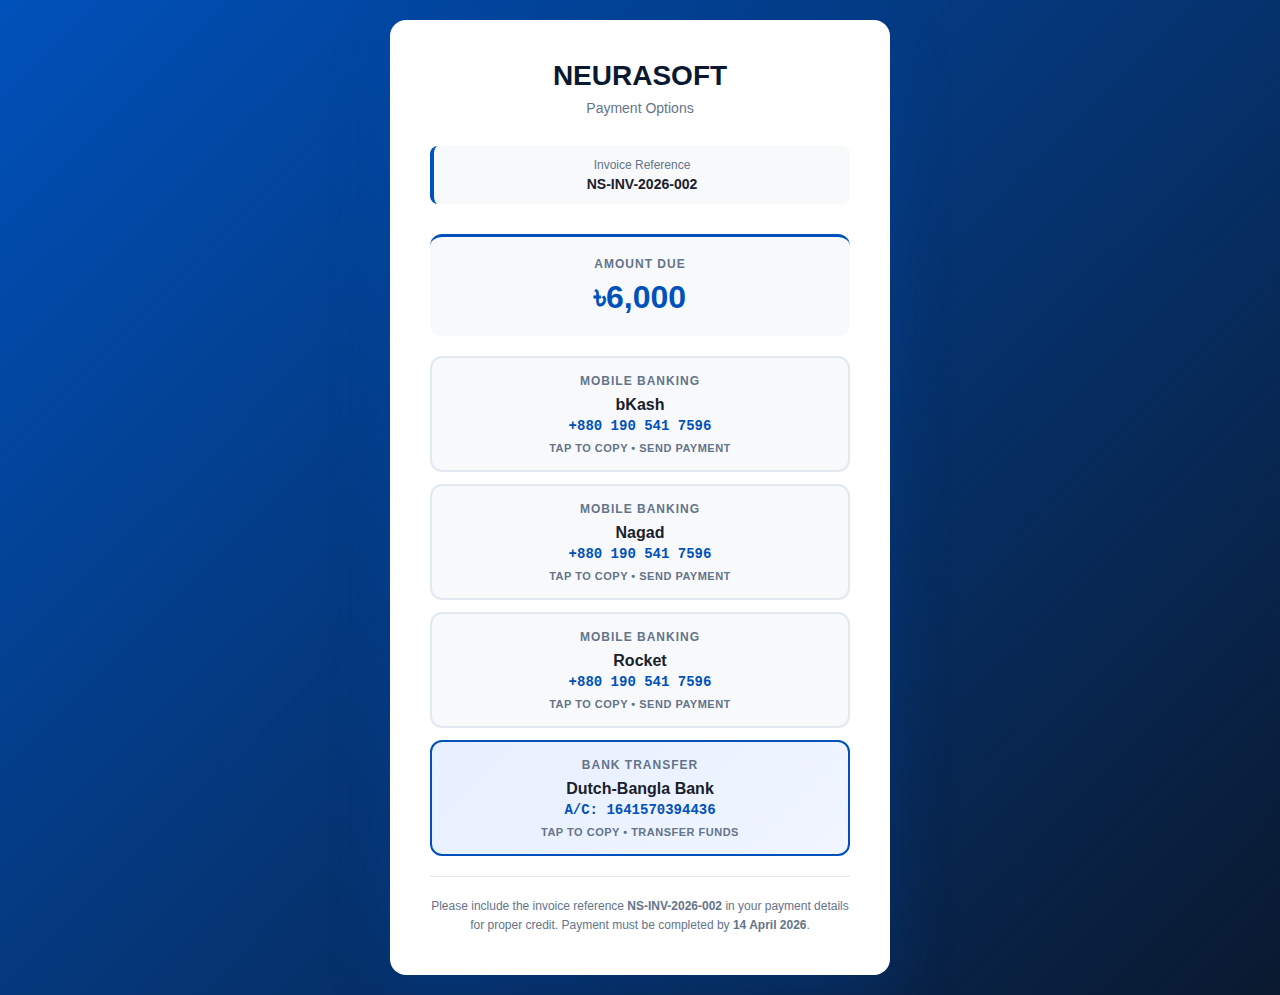
<file: pymnt/scrt/payment.html>
<!DOCTYPE html>
<html lang="en">
<head>
    <meta charset="UTF-8">
    <meta name="viewport" content="width=device-width, initial-scale=1.0">
    <title>Neurasoft - Payment Selection</title>
    <style>
        * {
            margin: 0;
            padding: 0;
            box-sizing: border-box;
        }

        body {
            font-family: 'Inter', -apple-system, BlinkMacSystemFont, 'Segoe UI', Roboto, sans-serif;
            background: linear-gradient(135deg, #0051BA 0%, #0a192f 100%);
            min-height: 100vh;
            display: flex;
            justify-content: center;
            align-items: center;
            padding: 20px;
        }

        .payment-container {
            background: white;
            border-radius: 16px;
            box-shadow: 0 20px 60px rgba(0, 81, 186, 0.25);
            max-width: 500px;
            width: 100%;
            padding: 40px;
            text-align: center;
        }

        .header {
            margin-bottom: 30px;
        }

        .header h1 {
            font-size: 28px;
            font-weight: 800;
            color: #0a192f;
            margin-bottom: 8px;
        }

        .header p {
            font-size: 14px;
            color: #64748b;
        }

        .invoice-ref {
            background: #f8f9fa;
            padding: 12px 16px;
            border-radius: 8px;
            margin-bottom: 30px;
            border-left: 4px solid #0051BA;
        }

        .invoice-ref p {
            font-size: 12px;
            color: #64748b;
            margin-bottom: 4px;
        }

        .invoice-ref strong {
            font-size: 14px;
            color: #1a202c;
            display: block;
        }

        .payment-options {
            display: grid;
            gap: 12px;
            margin-bottom: 20px;
        }

        .payment-option {
            background: #f8f9fa;
            border: 2px solid #e2e8f0;
            border-radius: 12px;
            padding: 16px;
            cursor: pointer;
            transition: all 0.3s ease;
            text-decoration: none;
            color: inherit;
        }

        .payment-option:hover {
            border-color: #0051BA;
            box-shadow: 0 8px 20px rgba(0, 81, 186, 0.15);
            transform: translateY(-2px);
        }

        .payment-option.bank {
            background: linear-gradient(135deg, #e8f0ff 0%, #f0f5ff 100%);
            border-color: #0051BA;
        }

        .payment-option-label {
            font-size: 12px;
            text-transform: uppercase;
            letter-spacing: 1px;
            color: #64748b;
            font-weight: 700;
            margin-bottom: 8px;
        }

        .payment-option-title {
            font-size: 16px;
            font-weight: 700;
            color: #1a202c;
            margin-bottom: 4px;
        }

        .payment-option-number {
            font-size: 14px;
            color: #0051BA;
            font-weight: 600;
            font-family: 'Courier New', monospace;
            margin-bottom: 8px;
        }

        .payment-option-action {
            font-size: 11px;
            text-transform: uppercase;
            letter-spacing: 0.5px;
            color: #64748b;
            font-weight: 600;
        }

        .amount-section {
            background: #f8f9fa;
            padding: 20px;
            border-radius: 12px;
            margin-bottom: 20px;
            border-top: 3px solid #0051BA;
        }

        .amount-label {
            font-size: 12px;
            text-transform: uppercase;
            letter-spacing: 1px;
            color: #64748b;
            font-weight: 700;
            margin-bottom: 8px;
        }

        .amount {
            font-size: 32px;
            font-weight: 800;
            color: #0051BA;
        }

        .copy-btn {
            background: none;
            border: none;
            color: #0051BA;
            cursor: pointer;
            font-size: 12px;
            font-weight: 700;
            text-transform: uppercase;
            letter-spacing: 0.5px;
            margin-top: 4px;
            padding: 4px 8px;
            border-radius: 4px;
            transition: all 0.2s;
        }

        .copy-btn:hover {
            background: #e8f0ff;
        }

        .footer-note {
            font-size: 12px;
            color: #64748b;
            line-height: 1.6;
            margin-top: 20px;
            padding-top: 20px;
            border-top: 1px solid #e2e8f0;
        }

        .success-message {
            display: none;
            background: #ecfdf5;
            border: 1px solid #86efac;
            color: #166534;
            padding: 12px;
            border-radius: 8px;
            margin-bottom: 15px;
            font-size: 12px;
            font-weight: 600;
        }

        @media (max-width: 480px) {
            .payment-container {
                padding: 24px;
            }

            .header h1 {
                font-size: 24px;
            }

            .amount {
                font-size: 28px;
            }
        }
    </style>
</head>
<body>

<div class="payment-container">
    <div class="header">
        <h1>NEURASOFT</h1>
        <p>Payment Options</p>
    </div>

    <div class="invoice-ref">
        <p>Invoice Reference</p>
        <strong>NS-INV-2026-002</strong>
    </div>

    <div class="amount-section">
        <div class="amount-label">Amount Due</div>
        <div class="amount">৳6,000</div>
    </div>

    <div class="success-message" id="successMessage">✓ Copied to clipboard</div>

    <div class="payment-options">
        <!-- bKash -->
        <div class="payment-option" onclick="handlePayment('bkash', '8801905417596')">
            <div class="payment-option-label">Mobile Banking</div>
            <div class="payment-option-title">bKash</div>
            <div class="payment-option-number">+880 190 541 7596</div>
            <div class="payment-option-action">Tap to copy • Send payment</div>
        </div>

        <!-- Nagad -->
        <div class="payment-option" onclick="handlePayment('nagad', '8801905417596')">
            <div class="payment-option-label">Mobile Banking</div>
            <div class="payment-option-title">Nagad</div>
            <div class="payment-option-number">+880 190 541 7596</div>
            <div class="payment-option-action">Tap to copy • Send payment</div>
        </div>

        <!-- Rocket -->
        <div class="payment-option" onclick="handlePayment('rocket', '8801905417596')">
            <div class="payment-option-label">Mobile Banking</div>
            <div class="payment-option-title">Rocket</div>
            <div class="payment-option-number">+880 190 541 7596</div>
            <div class="payment-option-action">Tap to copy • Send payment</div>
        </div>

        <!-- Bank Transfer -->
        <div class="payment-option bank" onclick="handlePayment('bank', '1641570394436')">
            <div class="payment-option-label">Bank Transfer</div>
            <div class="payment-option-title">Dutch-Bangla Bank</div>
            <div class="payment-option-number">A/C: 1641570394436</div>
            <div class="payment-option-action">Tap to copy • Transfer funds</div>
        </div>
    </div>

    <div class="footer-note">
        Please include the invoice reference <strong>NS-INV-2026-002</strong> in your payment details for proper credit. Payment must be completed by <strong>14 April 2026</strong>.
    </div>
</div>

<script>
    function handlePayment(method, accountNumber) {
        // Copy account number to clipboard
        navigator.clipboard.writeText(accountNumber).then(() => {
            // Show success message
            const msg = document.getElementById('successMessage');
            msg.style.display = 'block';
            setTimeout(() => {
                msg.style.display = 'none';
            }, 2000);

            // Optional: Redirect to payment platform after brief delay
            setTimeout(() => {
                switch(method) {
                    case 'bkash':
                        window.open('https://www.bkash.com', '_blank');
                        break;
                    case 'nagad':
                        window.open('https://www.nagad.com.bd', '_blank');
                        break;
                    case 'rocket':
                        window.open('https://www.rocketbd.com', '_blank');
                        break;
                    case 'bank':
                        // Bank transfer - just show the message
                        break;
                }
            }, 500);
        }).catch(() => {
            alert('Failed to copy. Please try again.');
        });
    }
</script>

</body>
</html>
</file>
